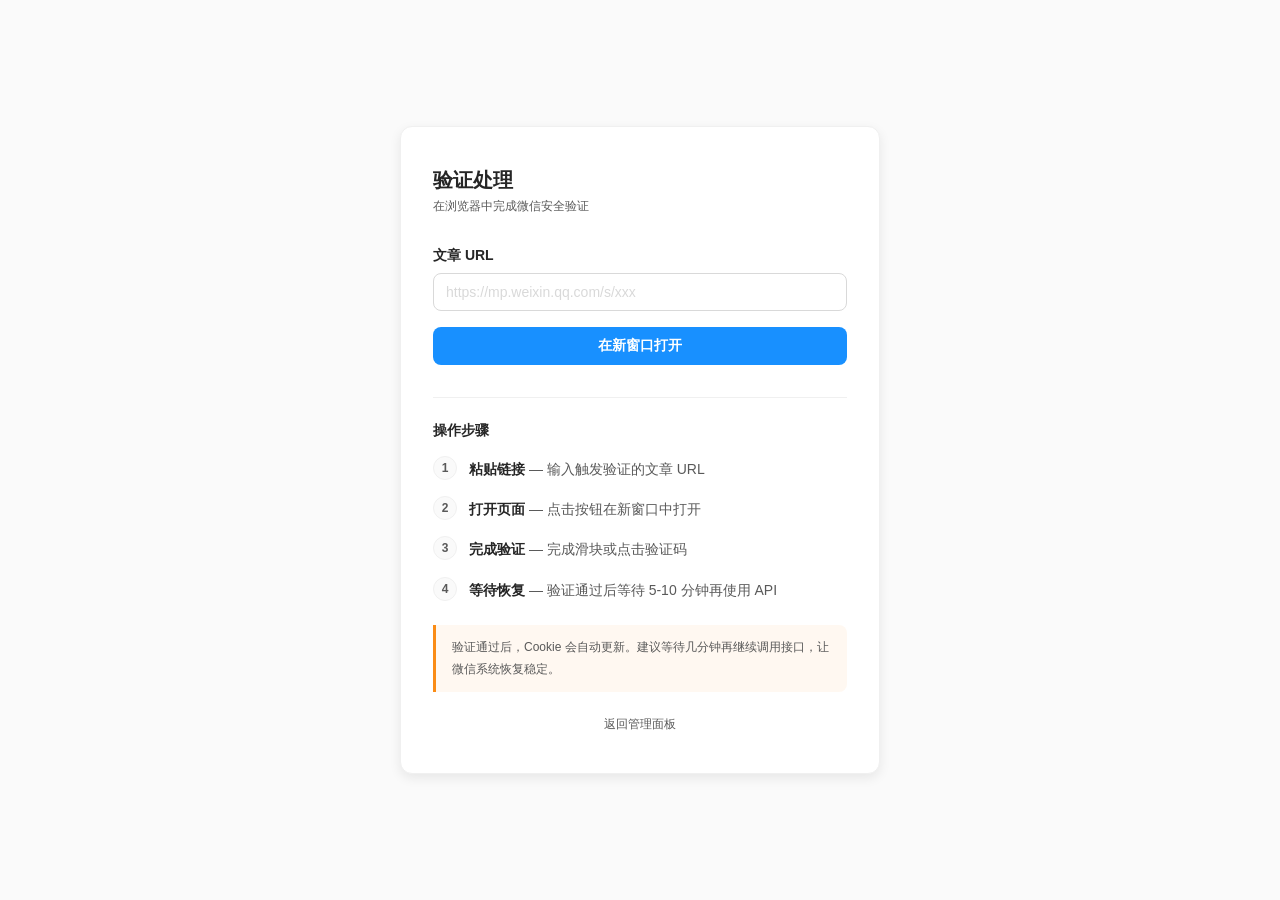
<file: static/verify.html>
<!DOCTYPE html>
<html lang="zh-CN">
<head>
    <meta charset="UTF-8">
    <meta name="viewport" content="width=device-width, initial-scale=1.0">
    <title>验证处理 - WeChat Download API</title>
    <style>
        :root {
            --primary-color: #1890ff;
            --warning-color: #fa8c16;
            --error-color: #ff4d4f;
            --text-primary: #262626;
            --text-secondary: #595959;
            --bg-primary: #ffffff;
            --bg-secondary: #fafafa;
            --border-light: #f0f0f0;
            --border-base: #d9d9d9;
            --shadow-base: 0 4px 12px rgba(0, 0, 0, 0.08);
            --radius-base: 8px;
            --radius-large: 12px;
            --font-xs: 12px;
            --font-sm: 14px;
            --font-base: 16px;
            --font-lg: 20px;
            --duration-fast: 200ms;
            --ease-in-out: cubic-bezier(0.4, 0, 0.2, 1);
        }

        * { margin: 0; padding: 0; box-sizing: border-box; }

        body {
            font-family: -apple-system, BlinkMacSystemFont, 'Segoe UI', Roboto, 'PingFang SC', 'Microsoft YaHei', sans-serif;
            background: var(--bg-secondary);
            min-height: 100vh;
            display: flex;
            align-items: center;
            justify-content: center;
            padding: 24px;
        }

        .container {
            background: var(--bg-primary);
            border: 1px solid var(--border-light);
            border-radius: var(--radius-large);
            box-shadow: var(--shadow-base);
            padding: 40px 32px;
            width: 100%;
            max-width: 480px;
        }

        h1 {
            font-size: var(--font-lg);
            font-weight: 700;
            color: var(--text-primary);
            margin-bottom: 4px;
        }

        .subtitle {
            font-size: var(--font-xs);
            color: var(--text-secondary);
            margin-bottom: 32px;
        }

        label {
            display: block;
            font-size: var(--font-sm);
            font-weight: 600;
            color: var(--text-primary);
            margin-bottom: 8px;
        }

        input[type="text"] {
            width: 100%;
            padding: 10px 12px;
            border: 1px solid var(--border-base);
            border-radius: var(--radius-base);
            font-size: var(--font-sm);
            color: var(--text-primary);
            outline: none;
            transition: border-color var(--duration-fast) var(--ease-in-out);
        }

        input[type="text"]::placeholder {
            color: var(--border-base);
        }

        input[type="text"]:focus {
            border-color: var(--primary-color);
        }

        .btn {
            display: block;
            width: 100%;
            padding: 10px 0;
            border: none;
            border-radius: var(--radius-base);
            background: var(--primary-color);
            color: #fff;
            font-size: var(--font-sm);
            font-weight: 600;
            cursor: pointer;
            margin-top: 16px;
            transition: background var(--duration-fast) var(--ease-in-out);
        }

        .btn:hover { background: #096dd9; }

        .steps {
            margin-top: 32px;
            padding-top: 24px;
            border-top: 1px solid var(--border-light);
        }

        .steps-title {
            font-size: var(--font-sm);
            font-weight: 600;
            color: var(--text-primary);
            margin-bottom: 16px;
        }

        .step {
            display: flex;
            align-items: flex-start;
            gap: 12px;
            margin-bottom: 16px;
        }

        .step:last-child { margin-bottom: 0; }

        .step-num {
            width: 24px;
            height: 24px;
            border-radius: 50%;
            background: var(--bg-secondary);
            border: 1px solid var(--border-light);
            display: flex;
            align-items: center;
            justify-content: center;
            font-size: var(--font-xs);
            font-weight: 600;
            color: var(--text-secondary);
            flex-shrink: 0;
        }

        .step-content {
            font-size: var(--font-sm);
            color: var(--text-secondary);
            line-height: 1.6;
            padding-top: 2px;
        }

        .step-content strong {
            color: var(--text-primary);
            font-weight: 600;
        }

        .note {
            margin-top: 24px;
            padding: 12px 16px;
            background: rgba(250, 140, 22, 0.06);
            border-left: 3px solid var(--warning-color);
            border-radius: 0 var(--radius-base) var(--radius-base) 0;
            font-size: var(--font-xs);
            color: var(--text-secondary);
            line-height: 1.8;
        }

        .back-link {
            display: block;
            margin-top: 24px;
            text-align: center;
            font-size: var(--font-xs);
            color: var(--text-secondary);
            text-decoration: none;
            transition: color var(--duration-fast) var(--ease-in-out);
        }

        .back-link:hover { color: var(--primary-color); }
    </style>
</head>
<body>
    <div class="container">
        <h1>验证处理</h1>
        <p class="subtitle">在浏览器中完成微信安全验证</p>

        <label for="articleUrl">文章 URL</label>
        <input
            type="text"
            id="articleUrl"
            placeholder="https://mp.weixin.qq.com/s/xxx">
        <button class="btn" onclick="openVerify()">在新窗口打开</button>

        <div class="steps">
            <div class="steps-title">操作步骤</div>
            <div class="step">
                <span class="step-num">1</span>
                <span class="step-content"><strong>粘贴链接</strong> — 输入触发验证的文章 URL</span>
            </div>
            <div class="step">
                <span class="step-num">2</span>
                <span class="step-content"><strong>打开页面</strong> — 点击按钮在新窗口中打开</span>
            </div>
            <div class="step">
                <span class="step-num">3</span>
                <span class="step-content"><strong>完成验证</strong> — 完成滑块或点击验证码</span>
            </div>
            <div class="step">
                <span class="step-num">4</span>
                <span class="step-content"><strong>等待恢复</strong> — 验证通过后等待 5-10 分钟再使用 API</span>
            </div>
        </div>

        <div class="note">
            验证通过后，Cookie 会自动更新。建议等待几分钟再继续调用接口，让微信系统恢复稳定。
        </div>

        <a href="/admin.html" class="back-link">返回管理面板</a>
    </div>

    <script>
        function openVerify() {
            var url = document.getElementById('articleUrl').value.trim();

            if (!url) {
                alert('请输入文章 URL');
                return;
            }

            if (url.indexOf('mp.weixin.qq.com') === -1) {
                alert('请输入有效的微信文章 URL');
                return;
            }

            var w = window.open(url, '_blank', 'width=1200,height=800');
            if (!w) {
                alert('浏览器阻止了弹出窗口，请允许后重试');
            }
        }

        document.getElementById('articleUrl').addEventListener('keydown', function (e) {
            if (e.key === 'Enter') openVerify();
        });
    </script>
</body>
</html>
</file>
